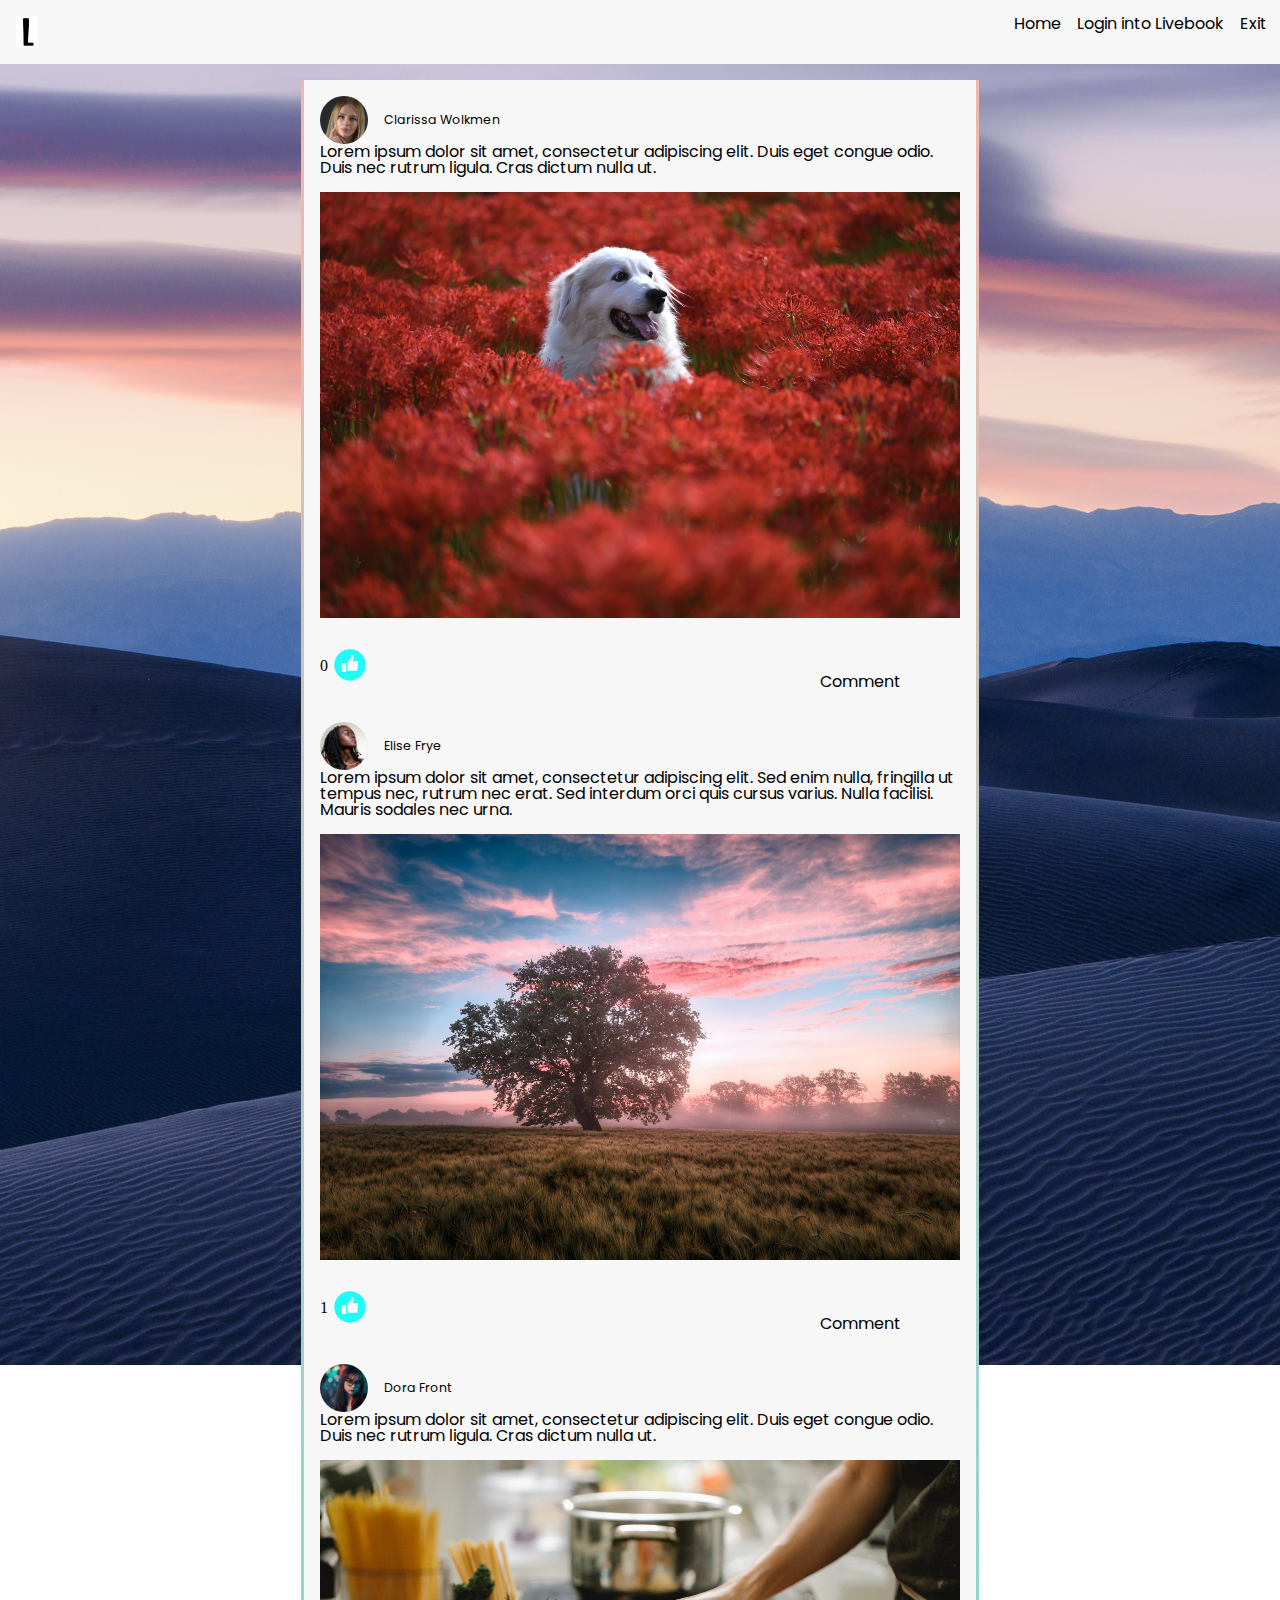
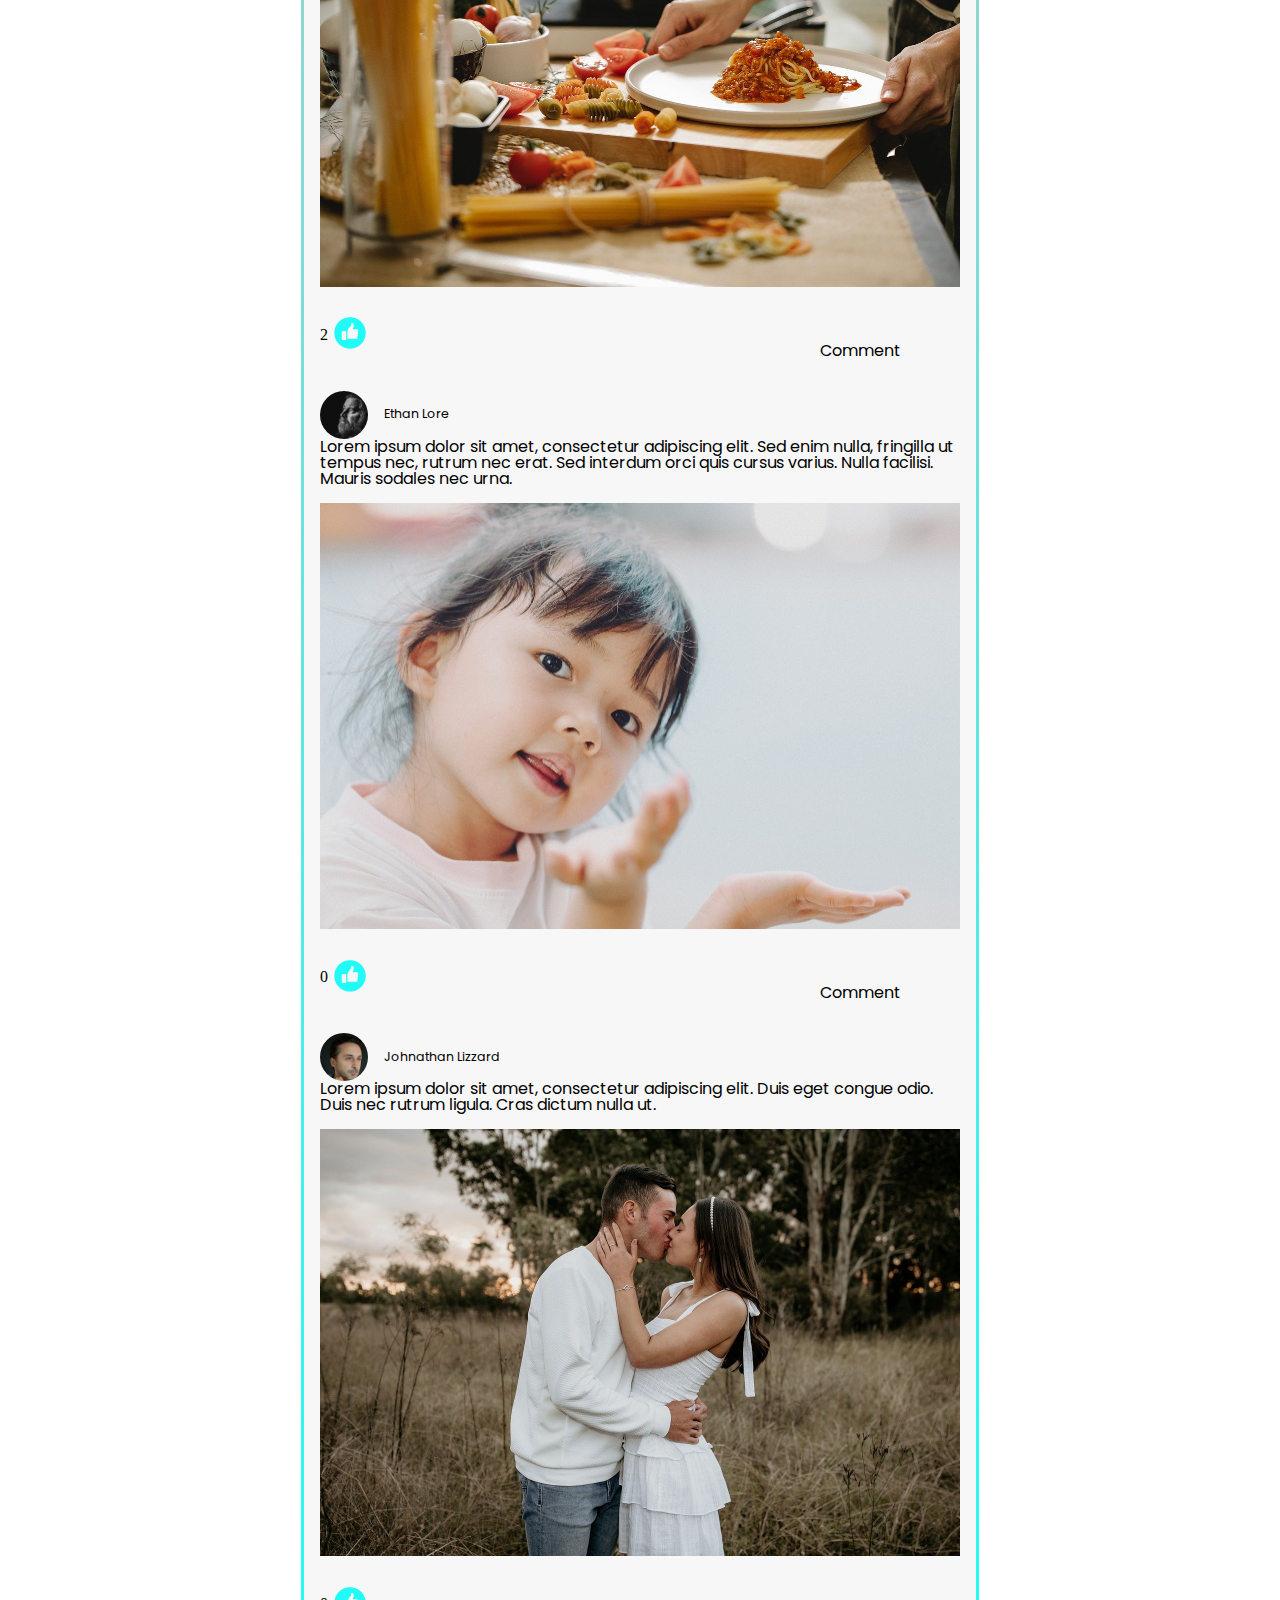
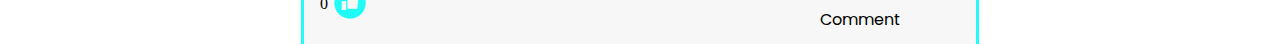
<file: social media/index.html>
<!DOCTYPE html>
<html lang="en" id="html">
<head>
  <meta charset="UTF-8">
  <meta http-equiv="X-UA-Compatible" content="IE=edge">
  <meta name="viewport" content="width=device-width, initial-scale=1.0">
  <link rel="preconnect" href="https://fonts.googleapis.com">
  <link rel="preconnect" href="https://fonts.gstatic.com" crossorigin>
  <link href="https://fonts.googleapis.com/css2?family=Poppins:wght@200;300;500&display=swap" rel="stylesheet">
  <link rel="stylesheet" href="./assets/css/index.css">
  <title>Lifebook</title>
</head>
<body>

  <header class="header">
    <img src="./assets/img/logo.svg" class="header__logo" alt="Livesbook's logo">
    <ul class="font header__list">
      <a href="index.html" class="header__item">Home</a>
      <a href="login.html" class="header__item">Login into Livebook</a>
      <h2 class="header__item">Exit</h2>
    </ul>
  </header>

  <main class="cards main">
    <img src="./assets/img/landscape_login.jpg" alt class="main__img">

    <button class="button font">Go top</button>


    <div class="posts form-gradient">
      <div class="container">
        <div class="user">
          <img src="./assets/img/user_1.jpg" class="user__img" alt="User photo">
          <p class="user__name font">Clarissa Wolkmen</p>
        </div>
        <h2 class="font">Lorem ipsum dolor sit amet, consectetur adipiscing elit. Duis eget congue odio. Duis nec rutrum ligula. Cras dictum nulla ut.</h2>
        <img src="./assets/img/pb_1.jpg" class="container__img" alt="Publication image">
        <div class="container__react">  
          <span id="counter">0</span>
          <button onclick="likeClick(event, this.id)" id="button1" class="counter-plus container__like like-button"><img src="./assets/img/like.svg" id="button1_img" class="like-icon" alt="Like icon"></button>
          <button class="container__comment font remove-button-style" onclick="comment()">Comment</button></div>
      </div>
  
      <div class="container">
        <div class="user">
          <img src="./assets/img/user_2.jpg" class="user__img" alt="User photo">
          <p class="user__name font">Elise Frye</p>
        </div>
        <h2 class="font">Lorem ipsum dolor sit amet, consectetur adipiscing elit. Sed enim nulla, fringilla ut tempus nec, rutrum nec erat. Sed interdum orci quis cursus varius. Nulla facilisi. Mauris sodales nec urna.</h2>
        <img src="./assets/img/pb_2.jpg" class="container__img" alt="Publication image">
        <div class="container__react"> 
          <span id="counter">1</span>
          <button onclick="likeClick(event, this.id)" id="button2" class="counter-plus container__like like-button"><img src="./assets/img/like.svg" class="like-icon" alt="Like icon"></button>
          <button class="container__comment font remove-button-style" onclick="comment()">Comment</button></div>
      </div>
  
      <div class="container">
        <div class="user">
          <img src="./assets/img/user_3.jpg" class="user__img" alt="User photo">
          <p class="user__name font">Dora Front</p>
        </div>
        <h2 class="font">Lorem ipsum dolor sit amet, consectetur adipiscing elit. Duis eget congue odio. Duis nec rutrum ligula. Cras dictum nulla ut.</h2>
        <img src="./assets/img/pb_3.jpg" class="container__img" alt="Publication image">
        <div class="container__react"> 
          <span id="counter">2</span>
          <button onclick="likeClick(event, this.id)" id="button3" class="counter-plus container__like like-button"><img src="./assets/img/like.svg" class="like-icon" alt="Like icon"></button>
          <button class="container__comment font remove-button-style" onclick="comment()">Comment</button></div>
      </div>
  
      <div class="container">
        <div class="user">
          <img src="./assets/img/user_4.jpg" class="user__img" alt="User photo">
          <p class="user__name font">Ethan Lore</p>
        </div>
        <h2 class="font">Lorem ipsum dolor sit amet, consectetur adipiscing elit. Sed enim nulla, fringilla ut tempus nec, rutrum nec erat. Sed interdum orci quis cursus varius. Nulla facilisi. Mauris sodales nec urna.</h2>
        <img src="./assets/img/pb_4.jpg" class="container__img" alt="Publication image">
        <div class="container__react"> 
          <span id="counter">0</span>
          <button onclick="likeClick(event, this.id)" id="button4" class="counter-plus container__like like-button"><img src="./assets/img/like.svg" class="like-icon" alt="Like icon"></button>
          <button class="container__comment font remove-button-style" onclick="comment()">Comment</button></div>
      </div>
  
      <div class="container">
        <div class="user">
          <img src="./assets/img/user_5.jpg" class="user__img" alt="User photo">
          <p class="user__name font">Johnathan Lizzard</p>
        </div>
        <h2 class="font">Lorem ipsum dolor sit amet, consectetur adipiscing elit. Duis eget congue odio. Duis nec rutrum ligula. Cras dictum nulla ut.</h2>
        <img src="./assets/img/pb_5.jpg" class="container__img" alt="Publication image">
        <div class="container__react"> 
          <span id="counter">0</span>
          <button onclick="likeClick(event, this.id)" id="button5" class="counter-plus container__like like-button"><img src="./assets/img/like.svg" class="like-icon" alt="Like icon"></button>
          <button class="container__comment font remove-button-style" onclick="comment()">Comment</button></div>
      </div>
    </div>

    <div id="myModal" class="modal display-none">
      <div id="modal__js">
      <div class="modal-content">
        <button class="close remove-button-style" onclick="closeModal()">&times;</button>
        <div class="user">
          <img src="./assets/img/user_3.jpg" class="user__img" alt="User photo">
          <p class="user__name font">Dora Front</p>
        </div>
        <p class="comment-user">Lorem ipsum dolor sit amet, consectetur adipiscing elit. Etiam nec pharetra mauris. Phasellus pharetra enim nulla, sit amet ornare nisi pellentesque sit amet. Proin nec metus eu lacus dapibus pulvinar.</p>
        <img src="./assets/img/like.svg" id="comment__button" class="comment__button" alt="Like icon">
        <img src="./assets/img/dislike.svg" id="comment__button" class="comment__button" alt="Like icon">

        <button class="btn-comment remove-button-style">Comment</button>
    
    </div>

  </main>

</body>
<script src="./assets/js/main.js"></script>
<script src="https://ajax.googleapis.com/ajax/libs/jquery/2.1.1/jquery.min.js"></script>
<script src="./assets/js/react.js"></script>
<script src="./assets/js/comment.js"></script>
</html>
</file>
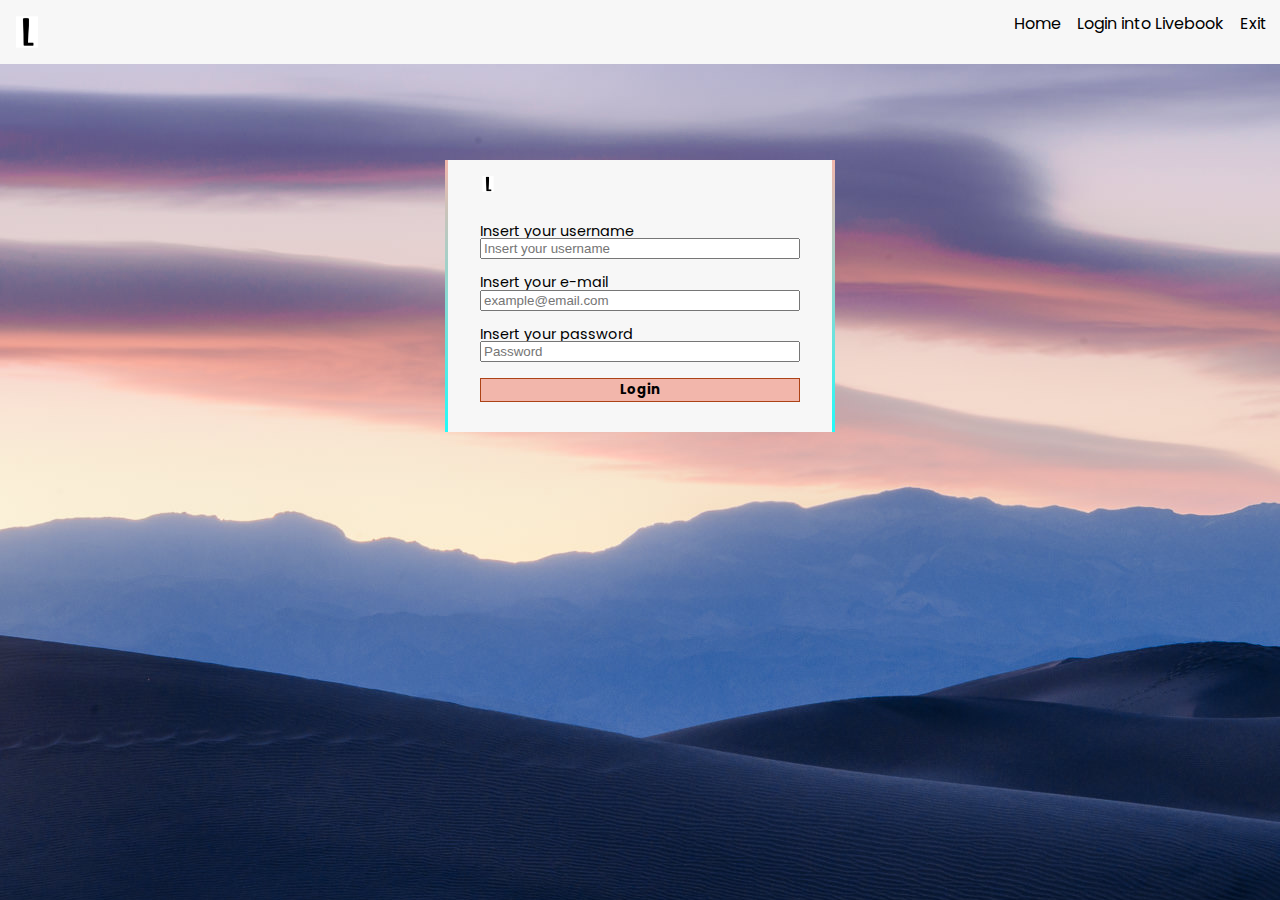
<file: social media/login.html>
<!DOCTYPE html>
<html lang="en">
<head>
  <meta charset="UTF-8">
  <meta http-equiv="X-UA-Compatible" content="IE=edge">
  <meta name="viewport" content="width=device-width, initial-scale=1.0">
  <link rel="preconnect" href="https://fonts.googleapis.com">
  <link rel="preconnect" href="https://fonts.gstatic.com" crossorigin>
  <link href="https://fonts.googleapis.com/css2?family=Poppins:wght@200;300;500&display=swap" rel="stylesheet">
  <link rel="stylesheet" href="./assets/css/index.css">
  <title>Lifebook | Login</title>
</head>
<body class="bg-form">

  <header class="header">
    <img src="./assets/img/logo.svg" class="header__logo" alt="Livesbook's logo">
    <ul class="font header__list">
      <a href="index.html" class="header__item">Home</a>
      <a href="login.html" class="header__item">Login into Livebook</a>
      <h2 class="header__item">Exit</h2>
    </ul>
  </header>


  <div class="div-form">
    <form class="form form-gradient">
      <img src="./assets/img/logo.svg" class="header__logo logo-login" alt="Livesbook's logo">
      <label class="font form__title" for="name">Insert your username</label>
      <input type="text" placeholder="Insert your username" id="name" class="form__input">
      <label class="font form__title" for="e-mail">Insert your e-mail</label>
      <input type="text" placeholder="example@email.com" id="e-mail" class="form__input">
      <label class="font form__title" for="password">Insert your password</label>
      <input type="password" placeholder="Password" id="password" class="form__input">
      <button type="button" class="btn-login font" onclick="getCookie()">Login</button>
    </form>
  </div>
</body>

<script src="./assets/js/user.js"></script>
</html>
</file>
<file: social media/assets/css/index.css>
@import url(_reset.css);
@import url(_variables.css);
@import url(_header.css);
@import url(_main.css);
@import url(_reactions.css);
@import url(_form.css);
@import url(_comment.css);

.font {
  font-family: 'Poppins', sans-serif;
}

.display-none {
  display: none;
}

.scroll-lock {
  overflow: hidden;
}

body::-webkit-scrollbar {
  width: 12px;
}

body::-webkit-scrollbar-track {
  background-color: var(--light-gray);
}

body::-webkit-scrollbar-thumb {
  background-color: var(--pink);
  border-radius: 50px;
}
</file>
